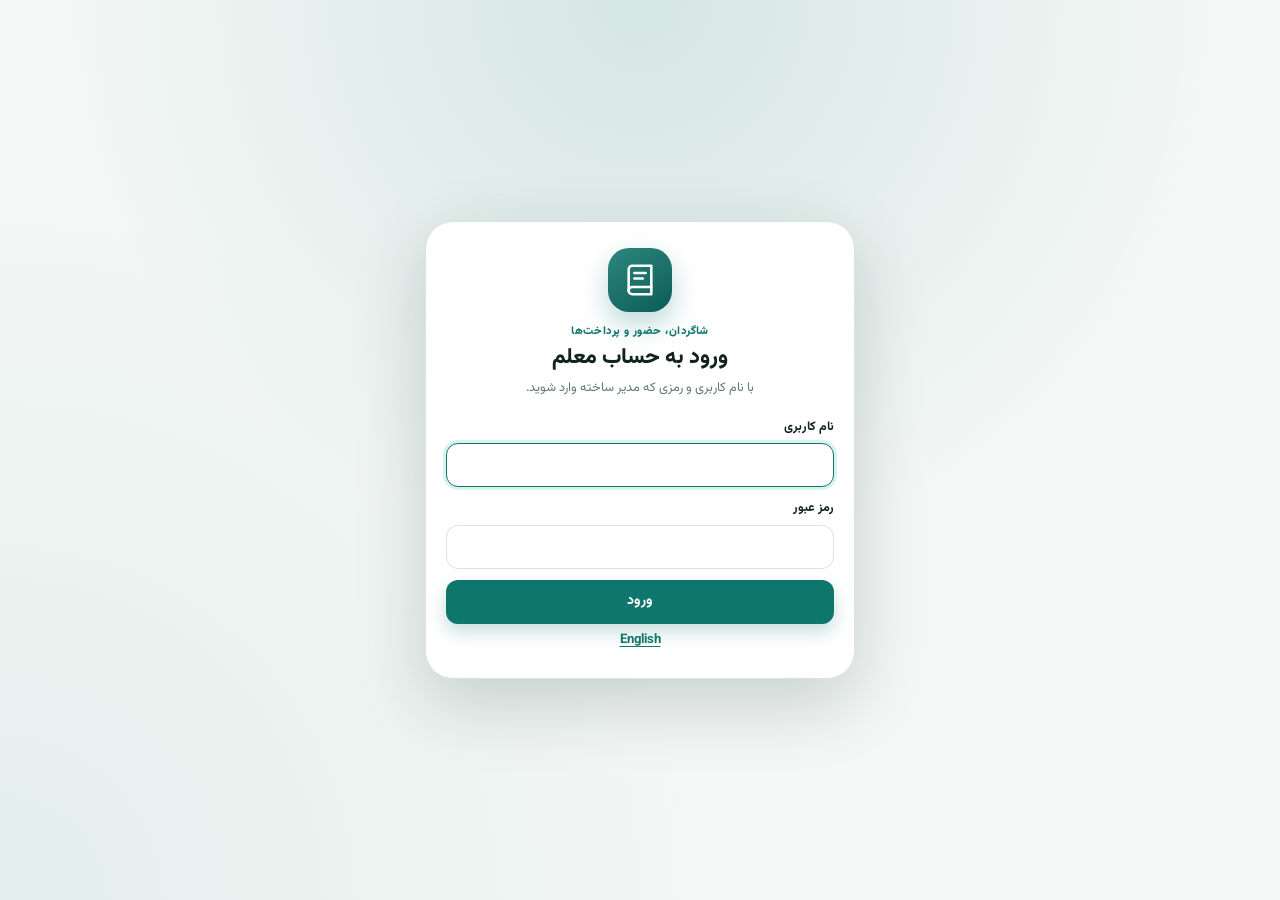
<file: index.html>
<!doctype html>
<html lang="fa" dir="rtl">
<head>
  <meta charset="utf-8">
  <meta name="viewport" content="width=device-width, initial-scale=1, viewport-fit=cover">
  <meta name="color-scheme" content="light dark">
  <meta name="theme-color" content="#0f766e">
  <meta name="description" content="کلاس من — مدیریت شاگردان، حضور و غیاب، نمرات و پرداخت‌ها، با حساب معلم، همگام‌سازی امن و پرونده شاگرد.">
  <meta name="mobile-web-app-capable" content="yes">
  <meta name="apple-mobile-web-app-capable" content="yes">
  <meta name="apple-mobile-web-app-status-bar-style" content="default">
  <meta name="apple-mobile-web-app-title" content="کلاس من">
  <title>کلاس من — مدیریت شاگردان</title>
  <link rel="manifest" href="manifest.json">
  <link rel="icon" type="image/png" sizes="192x192" href="icon-192.png">
  <link rel="apple-touch-icon" href="apple-touch-icon.png">
  <link rel="preload" href="Vazirmatn-Variable.woff2" as="font" type="font/woff2" crossorigin>
  <link rel="stylesheet" href="styles.css">
  <script defer src="jalaali-vendor.js"></script>
  <script defer src="jalali.js"></script>
  <script defer src="i18n.js"></script>
  <script defer src="format.js"></script>
  <script defer src="crypto.js"></script>
  <script defer src="db.js"></script>
  <script defer src="billing.js"></script>
  <script defer src="config.js"></script>
  <script defer src="api.js"></script>
  <script defer src="auth.js"></script>
  <script defer src="portal.js"></script>
  <script defer src="sync.js"></script>
  <script defer src="ui.js"></script>
  <script defer src="pages-students.js"></script>
  <script defer src="pages-classes.js"></script>
  <script defer src="pages-attendance.js"></script>
  <script defer src="pages-money.js"></script>
  <script defer src="accounts.js"></script>
  <script defer src="app.js"></script>
</head>
<body>
  <div id="gate" class="gate" aria-live="polite"></div>

  <div id="app" class="app-shell" hidden>
    <header id="appHeader" class="app-header"></header>
    <main id="view" class="view" tabindex="-1"></main>
    <nav id="bottomNav" class="bottom-nav" aria-label="منوی اصلی"></nav>
  </div>

  <div id="netBanner" class="net-banner" hidden></div>
  <div id="modalRoot"></div>
  <div id="toastRoot" class="toast-root" aria-live="polite" aria-atomic="true"></div>

  <noscript>
    <div class="noscript">برای استفاده از این برنامه، JavaScript مرورگر را روشن کنید.</div>
  </noscript>
</body>
</html>
</file>
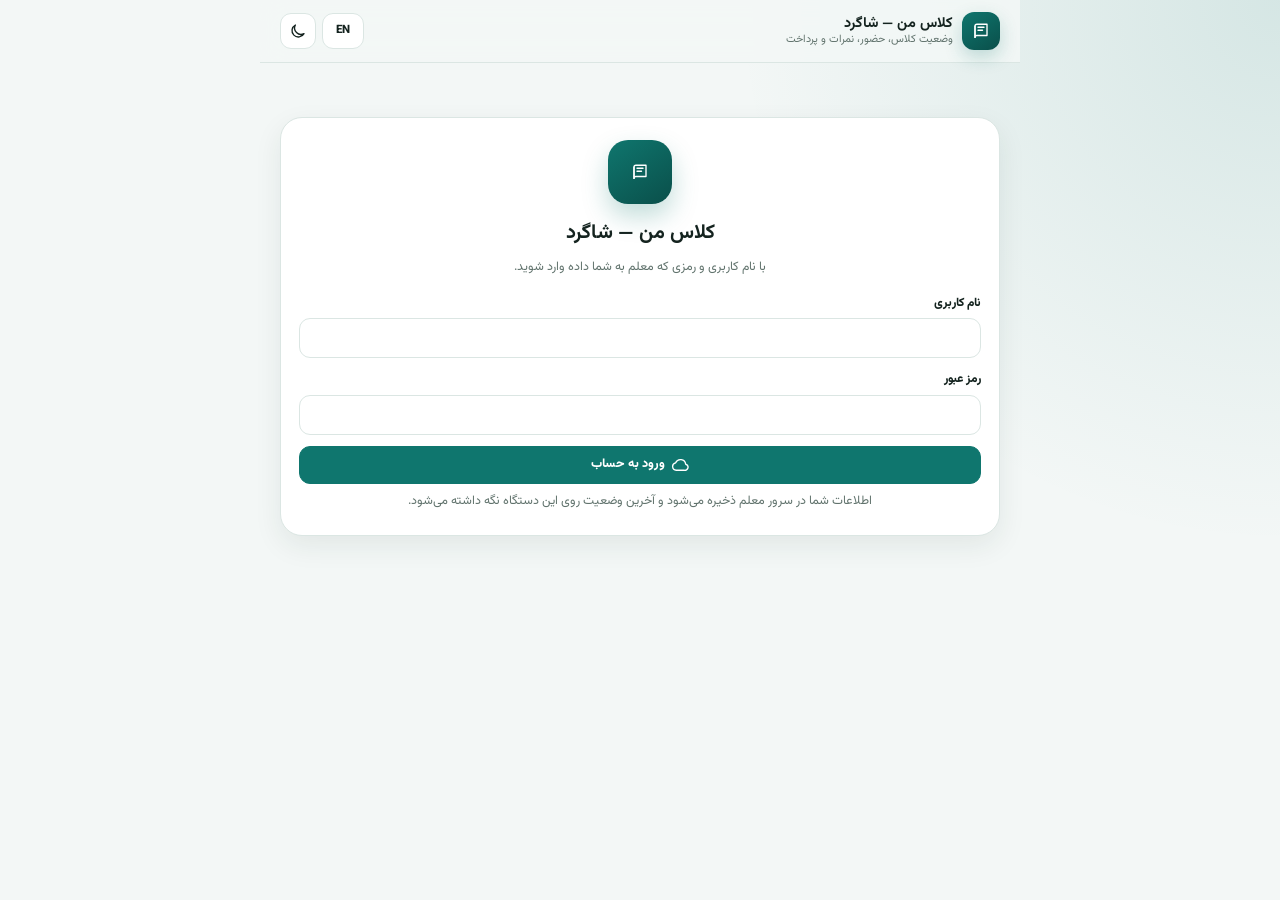
<file: student/index.html>
<!doctype html>
<html lang="fa" dir="rtl">
<head>
  <meta charset="utf-8">
  <meta name="viewport" content="width=device-width, initial-scale=1, viewport-fit=cover">
  <meta name="theme-color" content="#0f766e">
  <meta name="description" content="وضعیت کلاس، حضور، مالی، نمرات و ارسال رسید پرداخت">
  <meta name="mobile-web-app-capable" content="yes">
  <meta name="apple-mobile-web-app-capable" content="yes">
  <meta name="apple-mobile-web-app-status-bar-style" content="default">
  <meta name="apple-mobile-web-app-title" content="کلاس من — شاگرد">
  <title>کلاس من — شاگرد</title>
  <link rel="manifest" href="manifest.json">
  <link rel="icon" type="image/png" sizes="192x192" href="../icon-192.png">
  <link rel="apple-touch-icon" href="../apple-touch-icon.png">
  <link rel="preload" href="../Vazirmatn-Variable.woff2" as="font" type="font/woff2" crossorigin>
  <link rel="stylesheet" href="student.css">
  <script defer src="../jalaali-vendor.js"></script>
  <script defer src="../jalali.js"></script>
  <script defer src="../i18n.js"></script>
  <script defer src="../format.js"></script>
  <script defer src="../config.js"></script>
  <script defer src="../api.js"></script>
  <script defer src="student.js"></script>
</head>
<body>
  <div id="studentApp" class="sp-app">
    <div class="sp-boot" role="status">
      <div class="sp-spinner" aria-hidden="true"></div>
      <p>در حال بارگذاری…</p>
    </div>
  </div>
  <div id="toastRoot" class="sp-toast-root" aria-live="polite" aria-atomic="true"></div>
  <noscript>
    <div class="sp-noscript">برای استفاده از این برنامه، JavaScript مرورگر را روشن کنید.</div>
  </noscript>
</body>
</html>
</file>
<file: styles.css>
@font-face {
  font-family: "Vazirmatn";
  src: url("Vazirmatn-Variable.woff2") format("woff2");
  font-weight: 100 900;
  font-style: normal;
  font-display: swap;
}

:root {
  color-scheme: light;
  --font: "Vazirmatn", Tahoma, "Segoe UI", sans-serif;
  --bg: #f3f7f5;
  --bg-deep: #e6efeb;
  --surface: #ffffff;
  --surface-2: #edf4f1;
  --surface-3: #e2ece8;
  --text: #12231f;
  --muted: #647a74;
  --muted-2: #879a95;
  --line: #d7e4df;
  --line-strong: #bdcec8;
  --primary: #0f766e;
  --primary-strong: #0a5d56;
  --primary-soft: #d8f2ec;
  --primary-tint: #eefaf7;
  --success: #047857;
  --success-soft: #d8f5e9;
  --danger: #b42318;
  --danger-strong: #8f1a12;
  --danger-soft: #fee7e4;
  --amber: #a85c05;
  --amber-soft: #fdf0cf;
  --info: #0b63b6;
  --info-soft: #e2efff;
  --violet: #6d28d9;
  --violet-soft: #eee9ff;
  --shadow-sm: 0 2px 8px rgba(15, 45, 38, 0.05);
  --shadow-md: 0 12px 32px rgba(15, 45, 38, 0.09);
  --shadow-lg: 0 24px 70px rgba(7, 35, 29, 0.18);
  --radius-sm: 10px;
  --radius: 16px;
  --radius-lg: 22px;
  --radius-xl: 28px;
  --header-h: 64px;
  --nav-h: 64px;
  --page-max: 760px;
  --tap: 44px;
}

html[data-theme="dark"] {
  color-scheme: dark;
  --bg: #0c1311;
  --bg-deep: #08100e;
  --surface: #131d1a;
  --surface-2: #1a2723;
  --surface-3: #22332d;
  --text: #eef7f4;
  --muted: #a3b8b2;
  --muted-2: #7f9690;
  --line: #2b3d37;
  --line-strong: #3b514a;
  --primary: #39b9a9;
  --primary-strong: #6ed6c8;
  --primary-soft: #143f38;
  --primary-tint: #102a25;
  --success: #55d6a7;
  --success-soft: #123c2e;
  --danger: #ff8a80;
  --danger-strong: #ffb4ad;
  --danger-soft: #431d1a;
  --amber: #f4c46b;
  --amber-soft: #3b2c12;
  --info: #84bfff;
  --info-soft: #132b46;
  --violet: #c4b5fd;
  --violet-soft: #2b2050;
  --shadow-sm: 0 2px 8px rgba(0, 0, 0, 0.2);
  --shadow-md: 0 14px 34px rgba(0, 0, 0, 0.28);
  --shadow-lg: 0 24px 70px rgba(0, 0, 0, 0.48);
}

*,
*::before,
*::after {
  box-sizing: border-box;
}

html {
  min-height: 100%;
  background: var(--bg);
  -webkit-text-size-adjust: 100%;
}

body {
  margin: 0;
  min-height: 100vh;
  min-height: 100dvh;
  overflow-x: hidden;
  background:
    radial-gradient(circle at 50% -10%, var(--bg-deep), transparent 55%),
    var(--bg);
  color: var(--text);
  font-family: var(--font);
  font-size: 15px;
  line-height: 1.65;
  -webkit-font-smoothing: antialiased;
  -webkit-tap-highlight-color: transparent;
}

body,
button,
input,
select,
textarea {
  font-family: var(--font);
}

h1,
h2,
h3,
h4,
p {
  margin: 0;
}

h1,
h2,
h3,
h4 {
  line-height: 1.4;
  font-weight: 800;
}

button,
input,
select,
textarea {
  font-size: inherit;
  color: inherit;
}

button {
  cursor: pointer;
}

button:disabled,
input:disabled,
select:disabled,
textarea:disabled {
  cursor: not-allowed;
  opacity: 0.58;
}

a {
  color: var(--primary);
  text-decoration: none;
}

svg {
  display: block;
}

[hidden] {
  display: none !important;
}

::selection {
  background: var(--primary);
  color: #fff;
}

:focus-visible {
  outline: 3px solid color-mix(in srgb, var(--primary) 45%, transparent);
  outline-offset: 2px;
}

.icon {
  flex: 0 0 auto;
  vertical-align: -0.15em;
}

[dir="rtl"] .flip-rtl {
  transform: scaleX(-1);
}

[dir="ltr"] .row-chevron {
  transform: scaleX(-1);
}

.app-shell {
  min-height: 100vh;
  min-height: 100dvh;
}

.app-header {
  position: sticky;
  top: 0;
  z-index: 40;
  display: grid;
  grid-template-columns: 44px minmax(0, 1fr) 44px;
  align-items: center;
  gap: 8px;
  min-height: var(--header-h);
  padding: calc(8px + env(safe-area-inset-top)) max(14px, env(safe-area-inset-right)) 8px max(14px, env(safe-area-inset-left));
  border-bottom: 1px solid color-mix(in srgb, var(--line) 75%, transparent);
  background: color-mix(in srgb, var(--surface) 88%, transparent);
  -webkit-backdrop-filter: blur(18px);
  backdrop-filter: blur(18px);
}

.header-title {
  min-width: 0;
  text-align: center;
}

.header-title h1 {
  overflow: hidden;
  font-size: 1.02rem;
  font-weight: 800;
  text-overflow: ellipsis;
  white-space: nowrap;
}

.header-kicker {
  display: block;
  overflow: hidden;
  color: var(--primary);
  font-size: 0.64rem;
  font-weight: 700;
  letter-spacing: 0.04em;
  line-height: 1.2;
  text-overflow: ellipsis;
  white-space: nowrap;
}

.header-slot,
.header-back,
.header-lock {
  justify-self: center;
}

.header-back,
.header-lock {
  color: var(--text);
}

.view {
  width: 100%;
  max-width: var(--page-max);
  min-height: calc(100dvh - var(--header-h) - var(--nav-h));
  margin: 0 auto;
  padding: 16px max(14px, env(safe-area-inset-right)) calc(var(--nav-h) + env(safe-area-inset-bottom) + 28px) max(14px, env(safe-area-inset-left));
  outline: none;
}

.bottom-nav {
  position: fixed;
  right: 0;
  bottom: 0;
  left: 0;
  z-index: 50;
  display: grid;
  grid-template-columns: repeat(5, minmax(0, 1fr));
  width: 100%;
  max-width: var(--page-max);
  min-height: var(--nav-h);
  margin: 0 auto;
  padding: 4px max(8px, env(safe-area-inset-right)) calc(4px + env(safe-area-inset-bottom)) max(8px, env(safe-area-inset-left));
  border-top: 1px solid var(--line);
  background: color-mix(in srgb, var(--surface) 92%, transparent);
  -webkit-backdrop-filter: blur(18px);
  backdrop-filter: blur(18px);
  box-shadow: 0 -10px 30px rgba(10, 40, 32, 0.05);
}

.nav-item {
  display: flex;
  flex-direction: column;
  align-items: center;
  justify-content: center;
  gap: 2px;
  min-width: 0;
  min-height: 52px;
  padding: 4px 2px;
  border: 0;
  border-radius: 12px;
  background: transparent;
  color: var(--muted);
  font-size: 0.67rem;
  font-weight: 700;
  line-height: 1.2;
  transition: color 160ms ease, background 160ms ease, transform 160ms ease;
}

.nav-item span:last-child {
  overflow: hidden;
  max-width: 100%;
  text-overflow: ellipsis;
  white-space: nowrap;
}

.nav-icon {
  display: grid;
  width: 32px;
  height: 28px;
  place-items: center;
  border-radius: 10px;
}

.nav-item.is-active {
  color: var(--primary);
  background: var(--primary-tint);
}

.nav-item.is-active .nav-icon {
  background: var(--primary-soft);
}

.nav-item:active {
  transform: scale(0.96);
}

.net-banner {
  position: fixed;
  top: 0;
  right: 0;
  left: 0;
  z-index: 80;
  padding: calc(6px + env(safe-area-inset-top)) 14px 6px;
  background: var(--amber-soft);
  color: var(--amber);
  font-size: 0.8rem;
  font-weight: 700;
  text-align: center;
}

.net-banner-btn {
  margin-inline-start: 6px;
  padding: 2px 8px;
  border: 1px solid currentColor;
  border-radius: 999px;
  background: transparent;
  color: inherit;
  font: inherit;
  cursor: pointer;
}

.noscript {
  position: fixed;
  inset: 0;
  z-index: 200;
  display: grid;
  place-items: center;
  padding: 24px;
  background: var(--surface);
  color: var(--danger);
  font-weight: 700;
  text-align: center;
}

.page {
  display: flex;
  flex-direction: column;
  gap: 16px;
  animation: page-in 220ms ease both;
}

@keyframes page-in {
  from {
    opacity: 0;
    transform: translateY(5px);
  }
  to {
    opacity: 1;
    transform: none;
  }
}

.page-head {
  display: flex;
  align-items: flex-start;
  justify-content: space-between;
  gap: 12px;
}

.page-title {
  font-size: 1.38rem;
  font-weight: 800;
  letter-spacing: -0.02em;
}

.page-sub {
  margin-top: 2px;
  color: var(--muted);
  font-size: 0.8rem;
}

.eyebrow {
  color: var(--primary);
  font-size: 0.7rem;
  font-weight: 800;
  letter-spacing: 0.04em;
  line-height: 1.5;
}

.muted {
  color: var(--muted);
}

.hint {
  margin: 0;
  color: var(--muted);
  font-size: 0.76rem;
  line-height: 1.8;
}

.hint-warn {
  color: var(--amber);
}

.hint-success {
  color: var(--success);
}

.card,
.form-section {
  padding: 16px;
  border: 1px solid var(--line);
  border-radius: var(--radius-lg);
  background: var(--surface);
  box-shadow: var(--shadow-sm);
}

.compact-card {
  padding: 14px;
  border-radius: var(--radius);
}

.section-head {
  display: flex;
  align-items: center;
  justify-content: space-between;
  gap: 10px;
  margin-bottom: 10px;
}

.section-head h2,
.section-head h3 {
  min-width: 0;
  font-size: 0.98rem;
  font-weight: 800;
}

.section-title {
  font-size: 1.02rem;
  font-weight: 800;
}

.section-note {
  color: var(--muted);
  font-size: 0.72rem;
  white-space: nowrap;
}

.section-actions {
  display: flex;
  align-items: center;
  gap: 4px;
}

.section-title-row {
  display: flex;
  align-items: center;
  justify-content: space-between;
  gap: 8px;
}

.divider {
  height: 1px;
  margin: 14px 0;
  background: var(--line);
}

.banner {
  display: flex;
  align-items: flex-start;
  gap: 10px;
  padding: 12px 14px;
  border: 1px solid color-mix(in srgb, var(--amber) 28%, transparent);
  border-radius: var(--radius);
  background: var(--amber-soft);
  color: var(--amber);
  font-size: 0.82rem;
  line-height: 1.7;
}

.banner strong {
  display: block;
  font-size: 0.86rem;
}

.banner p {
  margin-top: 2px;
}

.small-banner {
  margin-top: 10px;
  padding: 10px 12px;
}

.btn {
  display: inline-flex;
  align-items: center;
  justify-content: center;
  gap: 7px;
  min-height: var(--tap);
  padding: 9px 15px;
  border: 1px solid transparent;
  border-radius: 12px;
  background: transparent;
  color: var(--text);
  font-size: 0.88rem;
  font-weight: 700;
  line-height: 1.4;
  text-align: center;
  transition: transform 120ms ease, background 160ms ease, border-color 160ms ease, box-shadow 160ms ease;
}

.btn:active:not(:disabled) {
  transform: translateY(1px) scale(0.99);
}

.btn.primary {
  background: var(--primary);
  color: #fff;
  box-shadow: 0 8px 18px color-mix(in srgb, var(--primary) 24%, transparent);
}

.btn.primary:hover:not(:disabled) {
  background: var(--primary-strong);
}

.btn.ghost {
  border-color: var(--line);
  background: var(--surface);
  color: var(--text);
}

.btn.ghost:hover:not(:disabled) {
  border-color: var(--line-strong);
  background: var(--surface-2);
}

.btn.danger {
  background: var(--danger);
  color: #fff;
  box-shadow: 0 8px 18px color-mix(in srgb, var(--danger) 22%, transparent);
}

.btn.light {
  background: #fff;
  color: var(--primary-strong);
  box-shadow: 0 8px 20px rgba(0, 0, 0, 0.12);
}

.btn.ghost-light {
  border-color: rgba(255, 255, 255, 0.42);
  background: rgba(255, 255, 255, 0.12);
  color: #fff;
}

.btn-block {
  width: 100%;
}

.btn-sm {
  min-height: 36px;
  padding: 6px 11px;
  border-radius: 10px;
  font-size: 0.76rem;
}

.btn-xs {
  min-height: 30px;
  padding: 4px 8px;
  border-radius: 8px;
  font-size: 0.7rem;
}

.icon-btn {
  display: inline-grid;
  width: 40px;
  height: 40px;
  flex: 0 0 auto;
  padding: 0;
  place-items: center;
  border: 1px solid transparent;
  border-radius: 50%;
  background: transparent;
  color: var(--muted);
}

.icon-btn:hover {
  background: var(--surface-2);
  color: var(--text);
}

.link-btn {
  padding: 6px;
  border: 0;
  background: transparent;
  color: var(--primary);
  font-size: 0.82rem;
  font-weight: 700;
  text-decoration: underline;
  text-underline-offset: 3px;
}

.danger-text {
  color: var(--danger) !important;
}

.badge {
  display: inline-flex;
  align-items: center;
  justify-content: center;
  gap: 3px;
  padding: 3px 8px;
  border-radius: 999px;
  background: var(--surface-2);
  color: var(--muted);
  font-size: 0.65rem;
  font-weight: 800;
  line-height: 1.6;
  white-space: nowrap;
}

.badge-success {
  background: var(--success-soft);
  color: var(--success);
}

.badge-danger {
  background: var(--danger-soft);
  color: var(--danger);
}

.badge-info {
  background: var(--info-soft);
  color: var(--info);
}

.badge-teal {
  background: var(--primary-soft);
  color: var(--primary-strong);
}

.badge-amber {
  background: var(--amber-soft);
  color: var(--amber);
}

.badge-violet {
  background: var(--violet-soft);
  color: var(--violet);
}

.badge-neutral {
  background: var(--surface-2);
  color: var(--muted);
}

.pill {
  display: inline-flex;
  align-items: center;
  gap: 4px;
  padding: 3px 8px;
  border-radius: 999px;
  font-size: 0.66rem;
  font-weight: 800;
  line-height: 1.7;
  white-space: nowrap;
}

.pill strong {
  font-size: 0.72rem;
}

.pill-present {
  background: var(--success-soft);
  color: var(--success);
}

.pill-late {
  background: var(--amber-soft);
  color: var(--amber);
}

.pill-absent {
  background: var(--danger-soft);
  color: var(--danger);
}

.pill-neutral {
  background: var(--surface-2);
  color: var(--muted);
}

.pill-canceled {
  background: var(--surface-2);
  color: var(--muted);
}

.avatar {
  display: inline-grid;
  width: 42px;
  height: 42px;
  flex: 0 0 auto;
  place-items: center;
  border: 1px solid color-mix(in srgb, var(--primary) 16%, transparent);
  border-radius: 50%;
  background: var(--primary-soft);
  color: var(--primary-strong);
  font-size: 0.8rem;
  font-weight: 800;
  line-height: 1;
  text-transform: uppercase;
}

.avatar-lg {
  width: 58px;
  height: 58px;
  font-size: 1.1rem;
}

.empty-state {
  display: flex;
  flex-direction: column;
  align-items: center;
  justify-content: center;
  gap: 7px;
  padding: 26px 16px;
  color: var(--muted);
  text-align: center;
}

.empty-icon {
  display: grid;
  width: 54px;
  height: 54px;
  margin-bottom: 3px;
  place-items: center;
  border-radius: 18px;
  background: var(--primary-soft);
  color: var(--primary);
}

.empty-state h3 {
  color: var(--text);
  font-size: 0.98rem;
}

.empty-state p {
  max-width: 320px;
  font-size: 0.8rem;
}

.empty-action {
  margin-top: 8px;
}

.list {
  display: grid;
  gap: 8px;
}

.list-row,
.today-row,
.debtor-row,
.menu-row,
.mini-row,
.quick-class,
.class-card,
.roster-row {
  width: 100%;
  border: 1px solid var(--line);
  background: var(--surface);
  color: var(--text);
  text-align: start;
}

.list-row {
  display: flex;
  align-items: center;
  gap: 11px;
  min-height: 66px;
  padding: 10px 12px;
  border-radius: var(--radius);
  box-shadow: var(--shadow-sm);
}

.list-row:hover,
.today-row:hover,
.debtor-row:hover,
.menu-row:hover,
.mini-row:hover,
.quick-class:hover {
  background: var(--surface-2);
}

.list-row.is-archived,
.class-card.is-archived {
  opacity: 0.68;
}

.row-main {
  display: flex;
  flex: 1 1 auto;
  flex-direction: column;
  min-width: 0;
  gap: 1px;
}

.row-main-btn {
  padding: 0;
  border: 0;
  background: transparent;
  color: inherit;
  text-align: start;
}

.row-title {
  overflow: hidden;
  font-size: 0.9rem;
  font-weight: 800;
  line-height: 1.55;
  text-overflow: ellipsis;
  white-space: nowrap;
}

.row-sub {
  overflow: hidden;
  color: var(--muted);
  font-size: 0.72rem;
  line-height: 1.7;
  text-overflow: ellipsis;
  white-space: nowrap;
}

.row-end {
  display: flex;
  flex: 0 0 auto;
  align-items: center;
  gap: 6px;
}

.row-chevron {
  color: var(--muted-2);
}

.row-actions {
  display: flex;
  align-items: center;
  gap: 2px;
}

.search-bar {
  position: relative;
  display: flex;
  align-items: center;
}

.search-bar > .icon {
  position: absolute;
  inset-inline-start: 13px;
  color: var(--muted-2);
  pointer-events: none;
}

.search-input {
  width: 100%;
  min-height: var(--tap);
  padding: 9px 13px;
  padding-inline-start: 41px;
  border: 1px solid var(--line);
  border-radius: 13px;
  background: var(--surface);
  color: var(--text);
  font-size: 0.86rem;
  outline: none;
}

.search-input::placeholder {
  color: var(--muted-2);
}

.search-input:focus {
  border-color: var(--primary);
  box-shadow: 0 0 0 3px var(--primary-soft);
}

.chips {
  display: flex;
  gap: 7px;
  overflow-x: auto;
  padding-bottom: 2px;
  scrollbar-width: none;
}

.chips::-webkit-scrollbar {
  display: none;
}

.chip {
  min-height: 34px;
  flex: 0 0 auto;
  padding: 5px 12px;
  border: 1px solid var(--line);
  border-radius: 999px;
  background: var(--surface);
  color: var(--muted);
  font-size: 0.75rem;
  font-weight: 700;
  white-space: nowrap;
}

.chip.is-active {
  border-color: var(--primary);
  background: var(--primary);
  color: #fff;
}

.list-empty,
.search-empty {
  padding: 4px 0;
}

.field {
  display: grid;
  gap: 6px;
  min-width: 0;
}

.field > span,
.field > label,
.field > .label {
  color: var(--text);
  font-size: 0.78rem;
  font-weight: 700;
}

.field em {
  color: var(--danger);
  font-style: normal;
}

.field-grid {
  display: grid;
  grid-template-columns: repeat(2, minmax(0, 1fr));
  gap: 10px;
}

.input {
  width: 100%;
  min-height: var(--tap);
  padding: 9px 12px;
  border: 1px solid var(--line);
  border-radius: 12px;
  background: var(--surface);
  color: var(--text);
  font-size: 0.88rem;
  line-height: 1.5;
  outline: none;
  transition: border-color 160ms ease, box-shadow 160ms ease;
}

.input::placeholder {
  color: var(--muted-2);
}

.input:focus {
  border-color: var(--primary);
  box-shadow: 0 0 0 3px var(--primary-soft);
}

textarea.input {
  min-height: 82px;
  resize: vertical;
}

select.input {
  cursor: pointer;
}

input[type="time"].input {
  min-width: 0;
}

.date-field {
  display: flex;
  align-items: center;
  justify-content: space-between;
  gap: 8px;
  text-align: start;
  cursor: pointer;
}

.date-field::after {
  content: "";
  width: 9px;
  height: 9px;
  flex: 0 0 auto;
  border-right: 2px solid var(--muted);
  border-bottom: 2px solid var(--muted);
  transform: translateY(-2px) rotate(45deg);
}

.money-input {
  font-variant-numeric: tabular-nums;
  letter-spacing: 0.02em;
}

.pin-input {
  direction: ltr;
  font-size: 1.2rem;
  font-weight: 700;
  letter-spacing: 0.32em;
  text-align: center;
}

.form-error {
  padding: 9px 11px;
  border: 1px solid color-mix(in srgb, var(--danger) 25%, transparent);
  border-radius: 10px;
  background: var(--danger-soft);
  color: var(--danger);
  font-size: 0.78rem;
  font-weight: 700;
}

.page-form {
  display: flex;
  flex-direction: column;
  gap: 14px;
}

.form-section {
  display: flex;
  flex-direction: column;
  gap: 13px;
}

.sticky-actions {
  display: flex;
  gap: 9px;
  padding-top: 2px;
}

.sticky-actions .btn {
  flex: 1 1 0;
}

.switch-row {
  display: flex;
  align-items: center;
  gap: 9px;
  min-height: 38px;
  color: var(--text);
  font-size: 0.84rem;
  font-weight: 700;
  cursor: pointer;
}

.switch-row input[type="checkbox"] {
  width: 20px;
  height: 20px;
  flex: 0 0 auto;
  accent-color: var(--primary);
}

.switch-row-inline {
  font-size: 0.8rem;
}

.private-fields {
  display: flex;
  flex-direction: column;
  gap: 12px;
}

.segmented {
  display: grid;
  grid-template-columns: repeat(2, minmax(0, 1fr));
  gap: 4px;
  padding: 4px;
  border: 1px solid var(--line);
  border-radius: 13px;
  background: var(--surface-2);
}

.segmented.three {
  grid-template-columns: repeat(3, minmax(0, 1fr));
}

.segment {
  display: inline-flex;
  align-items: center;
  justify-content: center;
  gap: 5px;
  min-height: 36px;
  padding: 5px 8px;
  border: 0;
  border-radius: 9px;
  background: transparent;
  color: var(--muted);
  font-size: 0.76rem;
  font-weight: 700;
}

.segment.is-active {
  background: var(--surface);
  color: var(--primary-strong);
  box-shadow: var(--shadow-sm);
}

.progress {
  overflow: hidden;
  height: 8px;
  border-radius: 999px;
  background: var(--surface-3);
}

.progress > span {
  display: block;
  height: 100%;
  border-radius: inherit;
  background: linear-gradient(90deg, var(--primary), var(--primary-strong));
}

.mini-progress {
  overflow: hidden;
  width: 100%;
  height: 5px;
  margin: 5px 0 2px;
  border-radius: 999px;
  background: var(--surface-3);
}

.mini-progress > span {
  display: block;
  height: 100%;
  border-radius: inherit;
  background: var(--primary);
}

.term-line {
  display: grid;
  gap: 5px;
  margin-top: 10px;
}

.term-line-head,
.progress-meta {
  display: flex;
  align-items: center;
  justify-content: space-between;
  gap: 8px;
  color: var(--muted);
  font-size: 0.71rem;
}

.info-grid {
  display: grid;
  grid-template-columns: repeat(3, minmax(0, 1fr));
  gap: 8px;
  padding-top: 4px;
}

.info-grid > div {
  min-width: 0;
  padding: 9px;
  border-radius: 11px;
  background: var(--surface-2);
}

.info-grid .label {
  display: block;
  color: var(--muted);
  font-size: 0.64rem;
  line-height: 1.6;
}

.info-grid strong {
  display: block;
  overflow: hidden;
  margin-top: 2px;
  font-size: 0.77rem;
  text-overflow: ellipsis;
  white-space: nowrap;
}

.home-page {
  gap: 14px;
}

.home-hero {
  position: relative;
  display: flex;
  align-items: center;
  justify-content: space-between;
  gap: 12px;
  overflow: hidden;
  padding: 20px 18px;
  border-radius: var(--radius-lg);
  background:
    radial-gradient(circle at 15% 15%, rgba(255, 255, 255, 0.2), transparent 34%),
    linear-gradient(135deg, var(--primary-strong), var(--primary));
  color: #fff;
  box-shadow: 0 16px 34px color-mix(in srgb, var(--primary) 25%, transparent);
}

.home-hero::after {
  content: "";
  position: absolute;
  right: -28px;
  bottom: -46px;
  width: 150px;
  height: 150px;
  border: 1px solid rgba(255, 255, 255, 0.18);
  border-radius: 50%;
}

.home-hero .eyebrow {
  color: rgba(255, 255, 255, 0.78);
}

.home-hero h2 {
  margin: 2px 0 3px;
  font-size: 1.38rem;
}

.home-hero .muted {
  color: rgba(255, 255, 255, 0.78);
  font-size: 0.78rem;
}

.home-hero-mark {
  display: grid;
  width: 58px;
  height: 58px;
  flex: 0 0 auto;
  place-items: center;
  border: 1px solid rgba(255, 255, 255, 0.25);
  border-radius: 20px;
  background: rgba(255, 255, 255, 0.13);
}

.home-stats {
  display: grid;
  grid-template-columns: repeat(2, minmax(0, 1fr));
  gap: 9px;
}

.home-stat {
  display: flex;
  align-items: center;
  gap: 9px;
  min-width: 0;
  padding: 11px;
  border: 1px solid var(--line);
  border-radius: var(--radius);
  background: var(--surface);
  color: var(--text);
  text-align: start;
  box-shadow: var(--shadow-sm);
}

.home-stat:last-child {
  grid-column: 1 / -1;
}

.home-stat-icon {
  display: grid;
  width: 36px;
  height: 36px;
  flex: 0 0 auto;
  place-items: center;
  border-radius: 11px;
  background: var(--primary-soft);
  color: var(--primary);
}

.home-stat strong {
  overflow: hidden;
  font-size: 0.92rem;
  font-weight: 800;
  text-overflow: ellipsis;
  white-space: nowrap;
}

.home-stat > span:last-child {
  overflow: hidden;
  color: var(--muted);
  font-size: 0.65rem;
  text-overflow: ellipsis;
  white-space: nowrap;
}

.home-stat.has-debt {
  border-color: color-mix(in srgb, var(--danger) 30%, var(--line));
}

.home-stat.has-debt .home-stat-icon {
  background: var(--danger-soft);
  color: var(--danger);
}

.getting-started {
  background:
    linear-gradient(135deg, var(--primary-tint), transparent 62%),
    var(--surface);
}

.steps {
  display: grid;
  gap: 9px;
  margin: 12px 0 0;
  padding: 0;
  list-style: none;
}

.steps li {
  display: flex;
  align-items: flex-start;
  gap: 9px;
}

.steps li > div {
  display: flex;
  flex: 1;
  align-items: center;
  justify-content: space-between;
  gap: 8px;
  min-height: 34px;
  padding-bottom: 8px;
  border-bottom: 1px solid var(--line);
}

.steps li:last-child > div {
  border-bottom: 0;
  padding-bottom: 0;
}

.steps strong {
  font-size: 0.79rem;
}

.step-num {
  display: grid;
  width: 24px;
  height: 24px;
  flex: 0 0 auto;
  place-items: center;
  border-radius: 8px;
  background: var(--primary);
  color: #fff;
  font-size: 0.7rem;
  font-weight: 800;
}

.step-done {
  display: grid;
  width: 24px;
  height: 24px;
  place-items: center;
  border-radius: 50%;
  background: var(--success-soft);
  color: var(--success);
}

.quick-actions {
  display: grid;
  grid-template-columns: repeat(3, minmax(0, 1fr));
  gap: 8px;
}

.quick-action {
  display: flex;
  flex-direction: column;
  align-items: flex-start;
  gap: 3px;
  min-width: 0;
  min-height: 104px;
  padding: 12px 10px;
  border: 1px solid var(--line);
  border-radius: var(--radius);
  background: var(--surface);
  color: var(--text);
  text-align: start;
}

.quick-action > span {
  display: grid;
  width: 36px;
  height: 36px;
  margin-bottom: 3px;
  place-items: center;
  border-radius: 11px;
  background: var(--primary-soft);
  color: var(--primary);
}

.quick-action strong {
  overflow: hidden;
  width: 100%;
  font-size: 0.75rem;
  text-overflow: ellipsis;
  white-space: nowrap;
}

.quick-action small {
  display: -webkit-box;
  overflow: hidden;
  color: var(--muted);
  font-size: 0.62rem;
  line-height: 1.6;
  -webkit-box-orient: vertical;
  -webkit-line-clamp: 2;
}

.today-list,
.debtor-list,
.mini-list,
.roster-list {
  display: grid;
  gap: 7px;
}

.today-row,
.debtor-row {
  display: flex;
  align-items: center;
  gap: 9px;
  min-height: 56px;
  padding: 9px 10px;
  border-radius: 13px;
}

.today-time {
  display: grid;
  min-width: 52px;
  min-height: 32px;
  flex: 0 0 auto;
  place-items: center;
  padding: 3px 6px;
  border-radius: 9px;
  background: var(--surface-2);
  color: var(--primary);
  font-size: 0.67rem;
  font-weight: 800;
}

.paid-up {
  display: flex;
  align-items: center;
  gap: 10px;
  padding: 8px 2px;
  color: var(--success);
}

.paid-up > span {
  display: flex;
  flex-direction: column;
}

.paid-up strong {
  font-size: 0.83rem;
}

.paid-up small {
  color: var(--muted);
  font-size: 0.7rem;
}

.money-owes {
  color: var(--danger);
}

.menu-section {
  display: grid;
  gap: 7px;
}

.menu-heading {
  padding-inline-start: 4px;
  color: var(--muted);
  font-size: 0.68rem;
  font-weight: 800;
  letter-spacing: 0.03em;
}

.menu-list {
  overflow: hidden;
  border: 1px solid var(--line);
  border-radius: var(--radius);
  background: var(--surface);
  box-shadow: var(--shadow-sm);
}

.menu-row {
  display: flex;
  align-items: center;
  gap: 10px;
  min-height: 58px;
  padding: 9px 12px;
  border: 0;
  border-bottom: 1px solid var(--line);
  border-radius: 0;
}

.menu-row:last-child {
  border-bottom: 0;
}

.menu-icon {
  display: grid;
  width: 36px;
  height: 36px;
  flex: 0 0 auto;
  place-items: center;
  border-radius: 10px;
  background: var(--primary-tint);
  color: var(--primary);
}

.about-card {
  background:
    linear-gradient(135deg, var(--primary-tint), transparent 60%),
    var(--surface);
}

.brand-line {
  display: flex;
  align-items: center;
  gap: 8px;
  margin-bottom: 4px;
}

.brand-line > .icon {
  color: var(--primary);
}

.brand-line strong {
  font-size: 0.9rem;
}

.brand-line .badge {
  margin-inline-start: auto;
}

.settings-page {
  gap: 14px;
}

.settings-section {
  display: flex;
  flex-direction: column;
  gap: 12px;
}

.settings-actions {
  display: flex;
  flex-wrap: wrap;
  gap: 7px;
}

.settings-actions .btn {
  flex: 1 1 auto;
}

.backup-meta {
  display: flex;
  align-items: center;
  justify-content: space-between;
  gap: 10px;
  padding: 9px 11px;
  border-radius: 10px;
  background: var(--surface-2);
  color: var(--muted);
  font-size: 0.74rem;
}

.backup-meta strong {
  color: var(--text);
  font-size: 0.76rem;
}

.danger-zone {
  border-color: color-mix(in srgb, var(--danger) 24%, var(--line));
  background:
    linear-gradient(135deg, var(--danger-soft), transparent 65%),
    var(--surface);
}

.danger-zone .section-head h3 {
  color: var(--danger);
}

.profile-card {
  padding: 16px;
  border: 1px solid var(--line);
  border-radius: var(--radius-lg);
  background:
    radial-gradient(circle at 100% 0, var(--primary-tint), transparent 44%),
    var(--surface);
  box-shadow: var(--shadow-sm);
}

.profile-top {
  display: flex;
  align-items: flex-start;
  gap: 12px;
}

.profile-main {
  flex: 1;
  min-width: 0;
}

.profile-main h2 {
  overflow: hidden;
  font-size: 1.12rem;
  text-overflow: ellipsis;
  white-space: nowrap;
}

.profile-badges {
  display: flex;
  flex-wrap: wrap;
  gap: 5px;
  margin-top: 4px;
}

.profile-meta {
  display: flex;
  flex-wrap: wrap;
  gap: 6px 12px;
  margin-top: 7px;
}

.meta-link {
  display: inline-flex;
  align-items: center;
  gap: 4px;
  color: var(--muted);
  font-size: 0.72rem;
  font-weight: 600;
}

a.meta-link {
  color: var(--primary);
}

.profile-note {
  margin-top: 11px;
  padding-top: 10px;
  border-top: 1px solid var(--line);
  color: var(--muted);
  font-size: 0.78rem;
  line-height: 1.8;
}

.tabs {
  display: flex;
  gap: 4px;
  overflow-x: auto;
  padding: 4px;
  border: 1px solid var(--line);
  border-radius: 14px;
  background: var(--surface);
  scrollbar-width: none;
}

.tabs::-webkit-scrollbar {
  display: none;
}

.tab {
  min-height: 36px;
  flex: 1 0 auto;
  padding: 5px 10px;
  border: 0;
  border-radius: 10px;
  background: transparent;
  color: var(--muted);
  font-size: 0.73rem;
  font-weight: 700;
  white-space: nowrap;
}

.tab.is-active {
  background: var(--primary);
  color: #fff;
}

.tab-body {
  display: flex;
  flex-direction: column;
  gap: 13px;
}

.balance-card {
  position: relative;
  overflow: hidden;
  padding: 17px;
  border-radius: var(--radius-lg);
  color: #fff;
  box-shadow: var(--shadow-md);
}

.balance-paid {
  background: linear-gradient(135deg, #0f766e, #0b5d56);
}

.balance-owes {
  background: linear-gradient(135deg, #9f2d24, #b42318);
}

.balance-credit {
  background: linear-gradient(135deg, #0b63b6, #084c8c);
}

.balance-card::after {
  content: "";
  position: absolute;
  right: -30px;
  bottom: -54px;
  width: 160px;
  height: 160px;
  border: 1px solid rgba(255, 255, 255, 0.18);
  border-radius: 50%;
}

.balance-top {
  position: relative;
  z-index: 1;
  display: flex;
  align-items: flex-start;
  justify-content: space-between;
  gap: 10px;
}

.balance-card .eyebrow {
  color: rgba(255, 255, 255, 0.75);
}

.balance-amount {
  display: block;
  margin-top: 2px;
  font-size: 1.3rem;
  font-weight: 800;
  line-height: 1.5;
}

.balance-label {
  color: rgba(255, 255, 255, 0.8);
  font-size: 0.74rem;
}

.balance-icon {
  display: grid;
  width: 46px;
  height: 46px;
  flex: 0 0 auto;
  place-items: center;
  border: 1px solid rgba(255, 255, 255, 0.24);
  border-radius: 15px;
  background: rgba(255, 255, 255, 0.12);
}

.balance-actions {
  position: relative;
  z-index: 1;
  display: flex;
  flex-wrap: wrap;
  gap: 7px;
  margin-top: 14px;
}

.balance-actions .btn {
  min-height: 36px;
  font-size: 0.74rem;
}

.stat-row {
  display: grid;
  grid-template-columns: repeat(3, minmax(0, 1fr));
  gap: 7px;
}

.stat {
  min-width: 0;
  padding: 9px;
  border-radius: 11px;
  background: var(--surface-2);
  text-align: center;
}

.stat strong {
  display: block;
  overflow: hidden;
  font-size: 0.94rem;
  text-overflow: ellipsis;
  white-space: nowrap;
}

.stat span {
  display: block;
  overflow: hidden;
  margin-top: 1px;
  color: var(--muted);
  font-size: 0.64rem;
  text-overflow: ellipsis;
  white-space: nowrap;
}

.stats-grid {
  display: grid;
  grid-template-columns: repeat(2, minmax(0, 1fr));
  gap: 8px;
}

.stat-card {
  display: flex;
  flex-direction: column;
  gap: 1px;
  min-width: 0;
  padding: 12px;
  border: 1px solid var(--line);
  border-radius: var(--radius);
  background: var(--surface);
}

.stat-icon {
  display: grid;
  width: 32px;
  height: 32px;
  margin-bottom: 4px;
  place-items: center;
  border-radius: 10px;
  background: var(--primary-soft);
  color: var(--primary);
}

.stat-card strong {
  font-size: 1.05rem;
}

.stat-card > span:last-child {
  overflow: hidden;
  color: var(--muted);
  font-size: 0.68rem;
  text-overflow: ellipsis;
  white-space: nowrap;
}

.mini-row {
  display: flex;
  align-items: center;
  gap: 9px;
  min-height: 52px;
  padding: 8px 10px;
  border-radius: 12px;
}

.mini-icon {
  display: grid;
  width: 32px;
  height: 32px;
  flex: 0 0 auto;
  place-items: center;
  border-radius: 9px;
  background: var(--primary-tint);
  color: var(--primary);
}

.record-list {
  display: grid;
}

.record-row {
  display: flex;
  align-items: center;
  gap: 10px;
  min-height: 54px;
  padding: 8px 0;
  border-bottom: 1px solid var(--line);
}

.record-row:last-child {
  border-bottom: 0;
}

.record-date {
  display: flex;
  width: 54px;
  flex: 0 0 auto;
  flex-direction: column;
  align-items: center;
  padding: 4px 3px;
  border-radius: 9px;
  background: var(--surface-2);
  color: var(--muted);
  font-size: 0.65rem;
  line-height: 1.5;
}

.record-date strong {
  color: var(--text);
  font-size: 0.67rem;
}

.record-card-list {
  display: grid;
  gap: 8px;
}

.record-card {
  padding: 11px;
  border: 1px solid var(--line);
  border-radius: 13px;
  background: var(--surface);
}

.record-head {
  display: flex;
  align-items: flex-start;
  justify-content: space-between;
  gap: 8px;
}

.record-head strong {
  font-size: 0.82rem;
}

.record-meta {
  margin-top: 1px;
  color: var(--muted);
  font-size: 0.68rem;
}

.score-badge {
  display: grid;
  min-width: 38px;
  height: 38px;
  flex: 0 0 auto;
  padding: 0 7px;
  place-items: center;
  border-radius: 11px;
  background: var(--primary-soft);
  color: var(--primary-strong);
  font-size: 0.9rem;
  font-weight: 800;
}

.record-note {
  margin-top: 7px;
  color: var(--muted);
  font-size: 0.75rem;
  line-height: 1.8;
}

.record-actions {
  display: flex;
  flex-wrap: wrap;
  gap: 4px;
  margin-top: 7px;
}

.note-list {
  display: grid;
  gap: 8px;
}

.note-card {
  padding: 12px;
  border: 1px solid var(--line);
  border-radius: 13px;
  background: var(--surface);
}

.note-card h3 {
  margin-top: 5px;
  font-size: 0.84rem;
}

.note-card p {
  margin-top: 3px;
  color: var(--muted);
  font-size: 0.77rem;
  line-height: 1.85;
  white-space: pre-wrap;
}

.note-head {
  display: flex;
  align-items: center;
  justify-content: space-between;
  gap: 8px;
}

.note-target {
  display: inline-flex;
  align-items: center;
  gap: 4px;
  overflow: hidden;
  color: var(--primary);
  font-size: 0.67rem;
  font-weight: 700;
  text-overflow: ellipsis;
  white-space: nowrap;
}

.note-date {
  flex: 0 0 auto;
  color: var(--muted);
  font-size: 0.65rem;
}

.note-card-compact {
  padding: 10px;
}

.note-meta {
  display: flex;
  flex: 0 0 auto;
  align-items: center;
  gap: 6px;
}

.cloud-status {
  display: flex;
  align-items: center;
  gap: 8px;
  padding: 9px 11px;
  border: 1px solid var(--line);
  border-radius: 11px;
  background: var(--surface-2);
  font-size: 0.82rem;
}

.cloud-status strong {
  min-width: 0;
  overflow: hidden;
  text-overflow: ellipsis;
  white-space: nowrap;
}

.cloud-dot {
  width: 9px;
  height: 9px;
  flex: 0 0 auto;
  border-radius: 50%;
  background: var(--muted);
  box-shadow: 0 0 0 3px var(--surface-3);
}

.cloud-dot.is-online {
  background: var(--success);
  box-shadow: 0 0 0 3px var(--success-soft);
}

.proof-review-card .section-head h3 {
  display: inline-flex;
  align-items: center;
  gap: 6px;
}

.proof-list {
  display: flex;
  flex-direction: column;
  gap: 8px;
}

.proof-row {
  display: flex;
  align-items: center;
  gap: 10px;
  padding: 10px;
  border: 1px solid var(--line);
  border-radius: 12px;
  background: var(--surface-2);
}

.proof-icon {
  display: grid;
  width: 36px;
  height: 36px;
  flex: 0 0 auto;
  place-items: center;
  border-radius: 10px;
  background: var(--amber-soft);
  color: var(--amber);
}

.proof-note {
  white-space: normal;
}

.proof-dialog {
  display: flex;
  flex-direction: column;
  gap: 12px;
}

.proof-preview {
  display: grid;
  min-height: 180px;
  overflow: hidden;
  place-items: center;
  border: 1px solid var(--line);
  border-radius: 12px;
  background: var(--surface-2);
}

.proof-preview img {
  display: block;
  width: 100%;
  max-height: 50vh;
  object-fit: contain;
}

.proof-facts {
  display: flex;
  flex-direction: column;
  gap: 2px;
  margin: 0;
}

.proof-facts > div {
  display: flex;
  justify-content: space-between;
  gap: 12px;
  padding: 7px 0;
  border-bottom: 1px solid var(--line);
}

.proof-facts > div:last-child {
  border-bottom: 0;
}

.proof-facts dt {
  color: var(--muted);
  font-size: 0.74rem;
}

.proof-facts dd {
  min-width: 0;
  margin: 0;
  font-size: 0.78rem;
  font-weight: 700;
  text-align: end;
  overflow-wrap: anywhere;
}

.text-link {
  color: var(--primary);
  font-weight: 700;
  text-decoration: underline;
  text-underline-offset: 3px;
}

.cloud-section .settings-actions .btn {
  flex: 1 1 46%;
}

.plan-details {
  overflow: hidden;
  margin-bottom: 8px;
  border: 1px solid var(--line);
  border-radius: 12px;
}

.plan-details summary {
  display: flex;
  align-items: center;
  justify-content: space-between;
  gap: 8px;
  padding: 9px 10px;
  background: var(--surface-2);
  font-size: 0.76rem;
  font-weight: 700;
  cursor: pointer;
}

.plan-details summary::marker {
  color: var(--primary);
}

.charge-list {
  padding: 2px 10px;
}

.charge-row {
  display: flex;
  align-items: center;
  gap: 8px;
  padding: 8px 0;
  border-bottom: 1px solid var(--line);
}

.charge-row:last-child {
  border-bottom: 0;
}

.amount {
  flex: 0 0 auto;
  font-size: 0.76rem;
  font-variant-numeric: tabular-nums;
}

.payment-row {
  display: flex;
  align-items: center;
  gap: 8px;
  padding: 8px 0;
  border-bottom: 1px solid var(--line);
}

.payment-row:last-child {
  border-bottom: 0;
}

.payment-icon {
  display: grid;
  width: 30px;
  height: 30px;
  flex: 0 0 auto;
  place-items: center;
  border-radius: 9px;
  background: var(--success-soft);
  color: var(--success);
}

.money-summary {
  background:
    linear-gradient(135deg, var(--primary-tint), transparent 65%),
    var(--surface);
}

.money-numbers {
  display: grid;
  grid-template-columns: repeat(3, minmax(0, 1fr));
  gap: 7px;
}

.money-numbers > div {
  min-width: 0;
  padding: 9px;
  border-radius: 11px;
  background: var(--surface-2);
}

.money-numbers .label {
  display: block;
  color: var(--muted);
  font-size: 0.62rem;
}

.money-numbers strong {
  display: block;
  overflow: hidden;
  margin-top: 1px;
  font-size: 0.74rem;
  text-overflow: ellipsis;
  white-space: nowrap;
}

.money-balance {
  background: var(--primary-soft) !important;
}

.money-balance strong.owes {
  color: var(--danger);
}

.money-balance strong.credit {
  color: var(--info);
}

.money-balance strong.paid {
  color: var(--success);
}

.outstanding-card {
  position: relative;
  display: flex;
  align-items: center;
  justify-content: space-between;
  gap: 10px;
  overflow: hidden;
  padding: 17px;
  border-radius: var(--radius-lg);
  background:
    radial-gradient(circle at 12% 12%, rgba(255, 255, 255, 0.18), transparent 35%),
    linear-gradient(135deg, #1e3a34, #0f766e);
  color: #fff;
  box-shadow: var(--shadow-md);
}

.outstanding-card::after {
  content: "";
  position: absolute;
  right: -40px;
  bottom: -70px;
  width: 180px;
  height: 180px;
  border: 1px solid rgba(255, 255, 255, 0.16);
  border-radius: 50%;
}

.outstanding-card .eyebrow {
  color: rgba(255, 255, 255, 0.72);
}

.outstanding-card strong {
  display: block;
  margin: 1px 0;
  font-size: 1.3rem;
}

.outstanding-card .hint {
  color: rgba(255, 255, 255, 0.72);
  font-size: 0.69rem;
}

.outstanding-icon {
  position: relative;
  z-index: 1;
  display: grid;
  width: 52px;
  height: 52px;
  flex: 0 0 auto;
  place-items: center;
  border: 1px solid rgba(255, 255, 255, 0.22);
  border-radius: 16px;
  background: rgba(255, 255, 255, 0.12);
}

.money-row {
  align-items: center;
}

.money-end {
  display: flex;
  flex-direction: column;
  align-items: flex-end;
  gap: 2px;
}

.money-amount {
  max-width: 120px;
  overflow: hidden;
  font-size: 0.76rem;
  font-weight: 800;
  text-overflow: ellipsis;
  white-space: nowrap;
}

.money-amount.money-owes {
  color: var(--danger);
}

.money-amount.money-credit {
  color: var(--info);
}

.money-amount.money-paid {
  color: var(--success);
}

.class-list {
  display: grid;
  gap: 9px;
}

.class-card {
  display: flex;
  flex-direction: column;
  gap: 9px;
  padding: 13px;
  border-radius: var(--radius);
  box-shadow: var(--shadow-sm);
}

.class-card-top {
  display: flex;
  align-items: flex-start;
  justify-content: space-between;
  gap: 8px;
}

.class-card-title {
  min-width: 0;
}

.class-card-title h3 {
  overflow: hidden;
  font-size: 0.94rem;
  text-overflow: ellipsis;
  white-space: nowrap;
}

.class-card-title p {
  overflow: hidden;
  margin-top: 2px;
  color: var(--muted);
  font-size: 0.69rem;
  text-overflow: ellipsis;
  white-space: nowrap;
}

.class-badges {
  display: flex;
  flex: 0 0 auto;
  flex-wrap: wrap;
  justify-content: flex-end;
  gap: 4px;
}

.class-card-meta {
  display: flex;
  flex-wrap: wrap;
  gap: 5px 11px;
  padding-top: 7px;
  border-top: 1px solid var(--line);
  color: var(--muted);
  font-size: 0.67rem;
}

.class-card-meta > span {
  display: inline-flex;
  align-items: center;
  gap: 4px;
}

.class-hero {
  position: relative;
  overflow: hidden;
  padding: 18px;
  border-radius: var(--radius-lg);
  background:
    radial-gradient(circle at 15% 10%, rgba(255, 255, 255, 0.17), transparent 36%),
    linear-gradient(135deg, #155e56, #0f766e);
  color: #fff;
  box-shadow: var(--shadow-md);
}

.class-hero::after {
  content: "";
  position: absolute;
  right: -38px;
  bottom: -60px;
  width: 170px;
  height: 170px;
  border: 1px solid rgba(255, 255, 255, 0.16);
  border-radius: 50%;
}

.class-hero-top {
  position: relative;
  z-index: 1;
  display: flex;
  align-items: flex-start;
  justify-content: space-between;
  gap: 9px;
}

.class-hero .eyebrow {
  color: rgba(255, 255, 255, 0.7);
}

.class-hero h2 {
  font-size: 1.2rem;
}

.class-hero .muted {
  color: rgba(255, 255, 255, 0.72);
  font-size: 0.74rem;
}

.class-hero .badge {
  background: rgba(255, 255, 255, 0.16);
  color: #fff;
}

.class-hero-stats {
  position: relative;
  z-index: 1;
  display: grid;
  grid-template-columns: repeat(3, minmax(0, 1fr));
  gap: 7px;
  margin-top: 14px;
}

.class-hero-stats > div {
  min-width: 0;
  padding: 7px 8px;
  border: 1px solid rgba(255, 255, 255, 0.14);
  border-radius: 10px;
  background: rgba(255, 255, 255, 0.1);
}

.class-hero-stats strong {
  display: block;
  overflow: hidden;
  font-size: 0.77rem;
  text-overflow: ellipsis;
  white-space: nowrap;
}

.class-hero-stats span {
  display: block;
  overflow: hidden;
  color: rgba(255, 255, 255, 0.7);
  font-size: 0.62rem;
  text-overflow: ellipsis;
  white-space: nowrap;
}

.class-hero-foot {
  position: relative;
  z-index: 1;
  display: flex;
  flex-wrap: wrap;
  gap: 6px 12px;
  margin-top: 10px;
  color: rgba(255, 255, 255, 0.78);
  font-size: 0.68rem;
}

.class-hero-foot > span {
  display: inline-flex;
  align-items: center;
  gap: 4px;
}

.hero-actions {
  position: relative;
  z-index: 1;
  display: flex;
  flex-wrap: wrap;
  gap: 7px;
  margin-top: 13px;
}

.hero-actions .btn {
  min-height: 36px;
  font-size: 0.74rem;
}

.roster-row {
  display: flex;
  align-items: center;
  gap: 9px;
  min-height: 58px;
  padding: 8px 10px;
  border-radius: 12px;
}

.roster-row.is-ended {
  opacity: 0.62;
}

.roster-row .row-end {
  gap: 2px;
}

.schedule-list {
  display: grid;
  gap: 7px;
}

.schedule-row {
  display: grid;
  grid-template-columns: minmax(0, 1fr) 118px 38px;
  align-items: center;
  gap: 6px;
}

.schedule-row .input {
  min-height: 38px;
  padding: 6px 8px;
  font-size: 0.76rem;
}

.schedule-row .icon-btn {
  width: 38px;
  height: 38px;
}

.session-info {
  background:
    linear-gradient(135deg, var(--primary-tint), transparent 68%),
    var(--surface);
}

.info-line {
  display: flex;
  align-items: center;
  gap: 5px;
  color: var(--muted);
  font-size: 0.73rem;
}

.attendance-page {
  gap: 13px;
}

.attendance-select {
  display: flex;
  flex-direction: column;
  gap: 11px;
}

.attendance-card {
  padding: 13px;
}

.att-tools {
  display: flex;
  flex-wrap: wrap;
  gap: 5px;
  margin-bottom: 9px;
}

.att-summary {
  display: flex;
  flex-wrap: wrap;
  gap: 4px;
  margin-bottom: 9px;
}

.att-list {
  display: grid;
  gap: 7px;
}

.att-row {
  display: grid;
  grid-template-columns: auto minmax(0, 1fr);
  align-items: center;
  gap: 8px;
  padding: 9px;
  border: 1px solid var(--line);
  border-radius: 13px;
  background: var(--surface);
}

.att-row.is-unmarked {
  border-color: color-mix(in srgb, var(--amber) 28%, var(--line));
}

.att-controls {
  display: grid;
  grid-column: 1 / -1;
  grid-template-columns: repeat(3, minmax(0, 1fr));
  gap: 5px;
}

.att-btn {
  display: inline-flex;
  align-items: center;
  justify-content: center;
  gap: 4px;
  min-height: 38px;
  padding: 5px 6px;
  border: 1px solid var(--line);
  border-radius: 9px;
  background: var(--surface-2);
  color: var(--muted);
  font-size: 0.68rem;
  font-weight: 700;
}

.att-btn.is-active {
  border-color: transparent;
  color: #fff;
}

.att-present.is-active {
  background: var(--success);
}

.att-late.is-active {
  background: var(--amber);
}

.att-absent.is-active {
  background: var(--danger);
}

.att-save {
  margin-top: 11px;
}

.inline-actions {
  display: flex;
  flex-wrap: wrap;
  gap: 6px;
}

.inline-actions .btn {
  flex: 1 1 auto;
}

.select-prompt {
  padding: 2px 0;
}

.quick-section {
  display: grid;
  gap: 7px;
}

.quick-section .section-title-row h3 {
  font-size: 0.84rem;
}

.quick-classes {
  display: flex;
  gap: 7px;
  overflow-x: auto;
  padding-bottom: 3px;
  scrollbar-width: none;
}

.quick-classes::-webkit-scrollbar {
  display: none;
}

.quick-class {
  display: flex;
  align-items: center;
  gap: 7px;
  min-width: 148px;
  flex: 0 0 auto;
  padding: 8px 10px;
  border-radius: 12px;
  text-align: start;
}

.quick-class-icon {
  display: grid;
  width: 30px;
  height: 30px;
  flex: 0 0 auto;
  place-items: center;
  border-radius: 9px;
  background: var(--primary-soft);
  color: var(--primary);
}

.quick-class strong,
.quick-class small {
  display: block;
  overflow: hidden;
  max-width: 100px;
  text-overflow: ellipsis;
  white-space: nowrap;
}

.quick-class strong {
  font-size: 0.72rem;
}

.quick-class small {
  color: var(--muted);
  font-size: 0.61rem;
}

.modal {
  width: min(560px, calc(100vw - 22px));
  max-width: none;
  max-height: min(90dvh, 820px);
  margin: auto;
  padding: 0;
  border: 0;
  border-radius: var(--radius-lg);
  background: transparent;
  color: var(--text);
  overflow: visible;
}

.modal-date {
  width: min(390px, calc(100vw - 22px));
}

.modal::backdrop {
  background: rgba(3, 18, 14, 0.56);
  -webkit-backdrop-filter: blur(4px);
  backdrop-filter: blur(4px);
}

.modal-card {
  display: flex;
  max-height: min(90dvh, 820px);
  flex-direction: column;
  overflow: hidden;
  border: 1px solid var(--line);
  border-radius: var(--radius-lg);
  background: var(--surface);
  box-shadow: var(--shadow-lg);
}

.modal-head {
  display: flex;
  align-items: flex-start;
  justify-content: space-between;
  gap: 8px;
  padding: 14px 14px 0 16px;
}

.modal-head h2 {
  font-size: 1rem;
}

.modal-close {
  margin-top: -4px;
  margin-inline-end: -6px;
}

.modal-content {
  overflow-y: auto;
  padding: 13px 16px 16px;
  overscroll-behavior: contain;
}

.modal-form {
  display: flex;
  min-height: 0;
  flex-direction: column;
}

.modal-body {
  display: grid;
  gap: 12px;
}

.modal-actions {
  display: flex;
  gap: 7px;
  justify-content: flex-end;
  padding-top: 14px;
}

.modal-actions .btn {
  min-width: 88px;
}

.confirm-text {
  color: var(--muted);
  font-size: 0.83rem;
  line-height: 1.9;
  white-space: pre-line;
}

.choice {
  display: flex;
  align-items: flex-start;
  gap: 8px;
  padding: 9px;
  border: 1px solid var(--line);
  border-radius: 11px;
  cursor: pointer;
}

.choice input {
  width: 18px;
  height: 18px;
  flex: 0 0 auto;
  margin-top: 3px;
  accent-color: var(--primary);
}

.choice > span {
  display: flex;
  flex-direction: column;
  gap: 1px;
}

.choice strong {
  font-size: 0.79rem;
}

.choice small {
  color: var(--muted);
  font-size: 0.68rem;
  line-height: 1.7;
}

.date-picker {
  display: grid;
  gap: 10px;
}

.cal-toolbar {
  display: flex;
  align-items: center;
  gap: 5px;
}

.cal-selects {
  display: grid;
  flex: 1;
  grid-template-columns: minmax(0, 1fr) 88px;
  gap: 5px;
}

.cal-toolbar .input {
  min-height: 36px;
  padding: 5px 8px;
  font-size: 0.76rem;
}

.cal-weekdays,
.cal-grid {
  display: grid;
  grid-template-columns: repeat(7, minmax(0, 1fr));
  gap: 3px;
}

.cal-weekdays {
  color: var(--muted);
  font-size: 0.62rem;
  font-weight: 700;
  text-align: center;
}

.cal-weekdays span {
  padding: 3px 0;
}

.cal-day,
.cal-empty {
  aspect-ratio: 1;
  border-radius: 9px;
}

.cal-day {
  display: grid;
  min-width: 0;
  padding: 0;
  place-items: center;
  border: 1px solid transparent;
  background: transparent;
  color: var(--text);
  font-size: 0.76rem;
  font-weight: 600;
}

.cal-day:hover {
  background: var(--surface-2);
}

.cal-day.is-today {
  border-color: var(--primary);
  color: var(--primary);
}

.cal-day.is-selected {
  background: var(--primary);
  color: #fff;
  font-weight: 800;
}

.cal-actions {
  padding-top: 3px;
}

.chart-wrap {
  width: 100%;
  padding: 2px 0;
  overflow: hidden;
}

.chart {
  width: 100%;
  height: auto;
  max-height: 210px;
}

.chart-grid {
  stroke: var(--line);
  stroke-width: 1;
}

.chart-line {
  fill: none;
  stroke: var(--primary);
  stroke-linecap: round;
  stroke-linejoin: round;
  stroke-width: 2.4;
}

.chart-dot {
  fill: var(--surface);
  stroke: var(--primary);
  stroke-width: 2.4;
}

.chart-label {
  fill: var(--muted);
  font-family: var(--font);
  font-size: 9px;
}

.chart-card .chart-wrap {
  margin-top: 2px;
}

.toast-root {
  position: fixed;
  right: 50%;
  bottom: calc(var(--nav-h) + env(safe-area-inset-bottom) + 12px);
  z-index: 120;
  display: flex;
  width: min(92vw, 420px);
  flex-direction: column;
  gap: 7px;
  transform: translateX(50%);
  pointer-events: none;
}

.toast {
  padding: 10px 13px;
  border: 1px solid var(--line);
  border-radius: 12px;
  background: var(--surface);
  color: var(--text);
  box-shadow: var(--shadow-md);
  font-size: 0.79rem;
  font-weight: 700;
  line-height: 1.7;
  opacity: 0;
  transform: translateY(8px);
  transition: opacity 200ms ease, transform 200ms ease;
}

.toast.show {
  opacity: 1;
  transform: none;
}

.toast-success {
  border-color: color-mix(in srgb, var(--success) 30%, var(--line));
  background: var(--success-soft);
  color: var(--success);
}

.toast-error {
  border-color: color-mix(in srgb, var(--danger) 30%, var(--line));
  background: var(--danger-soft);
  color: var(--danger);
}

.toast-info {
  border-color: color-mix(in srgb, var(--info) 25%, var(--line));
}

.gate {
  display: flex;
  min-height: 100vh;
  min-height: 100dvh;
  align-items: center;
  justify-content: center;
  padding: 22px max(14px, env(safe-area-inset-right)) calc(22px + env(safe-area-inset-bottom)) max(14px, env(safe-area-inset-left));
  background:
    radial-gradient(circle at 50% 0, color-mix(in srgb, var(--primary) 13%, transparent), transparent 52%),
    radial-gradient(circle at 0 100%, color-mix(in srgb, var(--primary) 7%, transparent), transparent 45%),
    var(--bg);
}

.gate-card {
  width: 100%;
  max-width: 430px;
  padding: 26px 20px 22px;
  border: 1px solid var(--line);
  border-radius: var(--radius-xl);
  background: var(--surface);
  box-shadow: var(--shadow-lg);
  text-align: center;
}

.brand-mark {
  display: grid;
  width: 64px;
  height: 64px;
  margin: 0 auto 12px;
  place-items: center;
  border-radius: 21px;
  background:
    linear-gradient(145deg, color-mix(in srgb, var(--primary) 88%, #fff), var(--primary-strong));
  color: #fff;
  box-shadow: 0 12px 28px color-mix(in srgb, var(--primary) 28%, transparent);
}

.gate-card h1 {
  margin: 2px 0 4px;
  font-size: 1.35rem;
}

.gate-card h2 {
  font-size: 1rem;
}

.gate-sub {
  margin: 2px auto 16px;
  max-width: 320px;
  color: var(--muted);
  font-size: 0.8rem;
  line-height: 1.85;
}

.gate-section-title {
  margin: 14px 0 8px;
  font-size: 0.82rem;
}

.language-choice {
  display: grid;
  grid-template-columns: repeat(2, minmax(0, 1fr));
  gap: 8px;
  margin-bottom: 10px;
}

.language-btn {
  display: flex;
  flex-direction: column;
  gap: 1px;
  align-items: center;
  justify-content: center;
  min-height: 66px;
  padding: 9px;
  border: 1px solid var(--line);
  border-radius: 13px;
  background: var(--surface);
  color: var(--text);
}

.language-btn strong {
  font-size: 0.88rem;
}

.language-btn small {
  color: var(--muted);
  font-size: 0.66rem;
}

.language-btn.is-active {
  border-color: var(--primary);
  background: var(--primary-tint);
  box-shadow: 0 0 0 2px var(--primary-soft);
}

.language-btn.is-active strong {
  color: var(--primary-strong);
}

.gate-form {
  display: grid;
  gap: 11px;
  margin-top: 14px;
  text-align: start;
}

.gate-form .field > span {
  text-align: start;
}

.gate-warning {
  display: flex;
  align-items: flex-start;
  gap: 5px;
  margin-top: 14px;
  padding: 9px 10px;
  border-radius: 10px;
  background: var(--amber-soft);
  color: var(--amber);
  font-size: 0.68rem;
  line-height: 1.75;
  text-align: start;
}

.gate-warning .icon {
  margin-top: 2px;
}

.lock-card .brand-mark {
  background: linear-gradient(145deg, #475b55, #263b35);
  box-shadow: 0 12px 28px rgba(20, 45, 38, 0.24);
}

.lockout {
  padding: 8px 10px;
  border-radius: 9px;
  background: var(--danger-soft);
  color: var(--danger);
  font-size: 0.76rem;
  font-weight: 700;
  text-align: center;
}

@media (min-width: 520px) {
  .home-stats {
    grid-template-columns: repeat(3, minmax(0, 1fr));
  }

  .home-stat:last-child {
    grid-column: auto;
  }

  .att-row {
    grid-template-columns: auto minmax(0, 1fr) auto;
  }

  .att-controls {
    grid-column: auto;
    grid-template-columns: repeat(3, 66px);
  }
}

@media (min-width: 700px) {
  .view {
    padding-top: 22px;
  }

  .home-stats {
    gap: 11px;
  }

  .quick-action {
    min-height: 110px;
  }

  .modal-card {
    border-radius: var(--radius-lg);
  }
}

@media (max-width: 360px) {
  body {
    font-size: 14px;
  }

  .view {
    padding-right: 10px;
    padding-left: 10px;
  }

  .card,
  .form-section {
    padding: 13px;
  }

  .field-grid {
    grid-template-columns: minmax(0, 1fr);
  }

  .info-grid,
  .money-numbers {
    grid-template-columns: repeat(2, minmax(0, 1fr));
  }

  .info-grid > div:last-child,
  .money-numbers > div:last-child {
    grid-column: 1 / -1;
  }

  .schedule-row {
    grid-template-columns: minmax(0, 1fr) 104px 36px;
  }

  .home-hero {
    padding: 16px 14px;
  }

  .home-hero-mark {
    width: 48px;
    height: 48px;
  }

  .home-hero h2 {
    font-size: 1.2rem;
  }

  .att-controls {
    gap: 4px;
  }

  .att-btn {
    font-size: 0.64rem;
  }

  .cal-selects {
    grid-template-columns: minmax(0, 1fr) 78px;
  }
}

@media (prefers-reduced-motion: reduce) {
  *,
  *::before,
  *::after {
    scroll-behavior: auto !important;
    animation-duration: 0.01ms !important;
    animation-iteration-count: 1 !important;
    transition-duration: 0.01ms !important;
  }
}

.account-list {
  display: grid;
  gap: 10px;
}

.account-row {
  display: flex;
  align-items: center;
  justify-content: space-between;
  gap: 10px;
  flex-wrap: wrap;
  padding: 12px 14px;
  background: var(--surface);
  border: 1px solid var(--line);
  border-radius: var(--radius);
}

.account-row.is-focus {
  border-color: var(--primary);
  box-shadow: 0 0 0 2px var(--primary-soft);
}

.account-main {
  display: flex;
  align-items: center;
  gap: 10px;
  min-width: 0;
  flex: 1;
}

.account-info {
  display: flex;
  flex-direction: column;
  gap: 2px;
  min-width: 0;
}

.account-info strong {
  font-size: 0.98rem;
}

.account-username {
  font-family: ui-monospace, SFMono-Regular, Menlo, monospace;
  color: var(--primary);
  font-size: 0.86rem;
  overflow-wrap: anywhere;
}

.account-meta {
  color: var(--muted);
  font-size: 0.78rem;
}

.account-side {
  display: flex;
  align-items: center;
  gap: 8px;
  flex-wrap: wrap;
}

.account-actions {
  display: flex;
  gap: 6px;
  flex-wrap: wrap;
}

.secret-box {
  display: grid;
  gap: 10px;
}

.secret-row {
  display: flex;
  align-items: center;
  justify-content: space-between;
  gap: 12px;
  padding: 8px 10px;
  background: var(--surface-2);
  border-radius: var(--radius-sm);
}

.secret-row code {
  font-size: 1rem;
  letter-spacing: 0.5px;
  overflow-wrap: anywhere;
}

.secret-share {
  min-height: 96px;
  resize: vertical;
  font-family: ui-monospace, SFMono-Regular, Menlo, monospace;
  font-size: 0.8rem;
  direction: ltr;
  text-align: left;
}
</file>
<file: student/student.css>
@font-face {
  font-family: "Vazirmatn";
  src: url("../Vazirmatn-Variable.woff2") format("woff2");
  font-weight: 100 900;
  font-style: normal;
  font-display: swap;
}

:root {
  color-scheme: light;
  --sp-primary: #0f766e;
  --sp-primary-strong: #115e59;
  --sp-primary-soft: #dff5f0;
  --sp-bg: #f3f7f6;
  --sp-surface: #ffffff;
  --sp-surface-2: #f6f9f8;
  --sp-line: #dbe6e3;
  --sp-text: #14231f;
  --sp-muted: #61736d;
  --sp-success: #16794f;
  --sp-success-soft: #ddf5e9;
  --sp-danger: #b4232d;
  --sp-danger-soft: #fde5e7;
  --sp-amber: #a35b06;
  --sp-amber-soft: #fff0d6;
  --sp-info: #1f5e9e;
  --sp-info-soft: #e2effc;
  --sp-radius: 16px;
  --sp-shadow: 0 10px 28px rgba(20, 52, 44, 0.08);
  --sp-safe: env(safe-area-inset-bottom, 0px);
}

@media (prefers-color-scheme: dark) {
  :root {
    color-scheme: dark;
    --sp-bg: #0e1715;
    --sp-surface: #16221f;
    --sp-surface-2: #1d2c28;
    --sp-line: #2b3d37;
    --sp-text: #eef7f4;
    --sp-muted: #a3b7b0;
    --sp-primary-soft: #173e38;
    --sp-success-soft: #15382b;
    --sp-danger-soft: #3d1e23;
    --sp-amber-soft: #3d2d12;
    --sp-info-soft: #172f47;
    --sp-shadow: 0 10px 28px rgba(0, 0, 0, 0.24);
  }
}

html[data-theme="light"] {
  color-scheme: light;
  --sp-bg: #f3f7f6;
  --sp-surface: #ffffff;
  --sp-surface-2: #f6f9f8;
  --sp-line: #dbe6e3;
  --sp-text: #14231f;
  --sp-muted: #61736d;
  --sp-primary-soft: #dff5f0;
  --sp-success-soft: #ddf5e9;
  --sp-danger-soft: #fde5e7;
  --sp-amber-soft: #fff0d6;
  --sp-info-soft: #e2effc;
}

html[data-theme="dark"] {
  color-scheme: dark;
  --sp-bg: #0e1715;
  --sp-surface: #16221f;
  --sp-surface-2: #1d2c28;
  --sp-line: #2b3d37;
  --sp-text: #eef7f4;
  --sp-muted: #a3b7b0;
  --sp-primary-soft: #173e38;
  --sp-success-soft: #15382b;
  --sp-danger-soft: #3d1e23;
  --sp-amber-soft: #3d2d12;
  --sp-info-soft: #172f47;
}

* {
  box-sizing: border-box;
}

html {
  min-height: 100%;
  background: var(--sp-bg);
}

body {
  min-height: 100%;
  margin: 0;
  background:
    radial-gradient(circle at 100% 0, rgba(15, 118, 110, 0.13), transparent 34rem),
    var(--sp-bg);
  color: var(--sp-text);
  font-family: "Vazirmatn", Tahoma, sans-serif;
  font-size: 15px;
  line-height: 1.7;
  -webkit-font-smoothing: antialiased;
}

button,
input,
select,
textarea {
  font: inherit;
}

button,
a {
  -webkit-tap-highlight-color: transparent;
}

a {
  color: var(--sp-primary);
}

.sp-app {
  width: 100%;
  max-width: 760px;
  min-height: 100vh;
  margin: 0 auto;
  padding: 0 14px calc(28px + var(--sp-safe));
}

.sp-boot,
.sp-noscript {
  display: grid;
  min-height: 70vh;
  place-items: center;
  align-content: center;
  gap: 12px;
  color: var(--sp-muted);
  text-align: center;
}

.sp-noscript {
  padding: 24px;
}

.sp-spinner {
  width: 28px;
  height: 28px;
  border: 3px solid var(--sp-line);
  border-top-color: var(--sp-primary);
  border-radius: 50%;
  animation: sp-spin 0.8s linear infinite;
}

@keyframes sp-spin {
  to { transform: rotate(360deg); }
}

.sp-header {
  position: sticky;
  top: 0;
  z-index: 20;
  display: flex;
  align-items: center;
  gap: 10px;
  margin: 0 -14px;
  padding: 12px 14px;
  border-bottom: 1px solid var(--sp-line);
  background: color-mix(in srgb, var(--sp-bg) 88%, transparent);
  backdrop-filter: blur(14px);
}

.sp-brand {
  display: flex;
  min-width: 0;
  align-items: center;
  gap: 9px;
}

.sp-brand-mark {
  display: grid;
  width: 38px;
  height: 38px;
  flex: 0 0 auto;
  place-items: center;
  border-radius: 12px;
  background: linear-gradient(145deg, var(--sp-primary), #0a4f4a);
  color: #fff;
  box-shadow: 0 7px 18px rgba(15, 118, 110, 0.24);
}

.sp-brand-text {
  display: flex;
  min-width: 0;
  flex-direction: column;
  line-height: 1.35;
}

.sp-brand-text strong {
  overflow: hidden;
  font-size: 0.9rem;
  text-overflow: ellipsis;
  white-space: nowrap;
}

.sp-brand-text span {
  overflow: hidden;
  color: var(--sp-muted);
  font-size: 0.68rem;
  text-overflow: ellipsis;
  white-space: nowrap;
}

.sp-header-actions {
  display: flex;
  flex: 0 0 auto;
  align-items: center;
  gap: 6px;
  margin-inline-start: auto;
}

.sp-icon-btn {
  display: grid;
  width: 36px;
  height: 36px;
  padding: 0;
  place-items: center;
  border: 1px solid var(--sp-line);
  border-radius: 11px;
  background: var(--sp-surface);
  color: var(--sp-text);
  cursor: pointer;
}

.sp-icon-btn:hover {
  background: var(--sp-surface-2);
}

.sp-lang-btn {
  min-width: 42px;
  height: 36px;
  padding: 0 9px;
  border: 1px solid var(--sp-line);
  border-radius: 11px;
  background: var(--sp-surface);
  color: var(--sp-text);
  font-size: 0.72rem;
  font-weight: 800;
  cursor: pointer;
}

.sp-icon {
  width: 18px;
  height: 18px;
  fill: none;
  stroke: currentColor;
  stroke-width: 1.8;
  stroke-linecap: round;
  stroke-linejoin: round;
}

.sp-main {
  display: flex;
  flex-direction: column;
  gap: 12px;
  padding-top: 14px;
}

.sp-card {
  padding: 16px;
  border: 1px solid var(--sp-line);
  border-radius: var(--sp-radius);
  background: var(--sp-surface);
  box-shadow: var(--sp-shadow);
}

.sp-card-flat {
  box-shadow: none;
}

.sp-section-head {
  display: flex;
  align-items: center;
  justify-content: space-between;
  gap: 10px;
  margin-bottom: 10px;
}

.sp-section-head h2,
.sp-section-head h3 {
  margin: 0;
  font-size: 0.95rem;
  font-weight: 800;
}

.sp-sub {
  margin: 3px 0 0;
  color: var(--sp-muted);
  font-size: 0.76rem;
  line-height: 1.8;
}

.sp-hero {
  position: relative;
  overflow: hidden;
  padding: 18px;
  border: 1px solid transparent;
  border-radius: 20px;
  background:
    linear-gradient(140deg, #0f766e, #0a4f4a 64%, #123e3a);
  color: #fff;
  box-shadow: 0 16px 34px rgba(15, 118, 110, 0.24);
}

.sp-hero::after {
  position: absolute;
  top: -70px;
  inset-inline-end: -60px;
  width: 190px;
  height: 190px;
  border-radius: 50%;
  background: rgba(255, 255, 255, 0.09);
  content: "";
}

.sp-hero-top {
  position: relative;
  z-index: 1;
  display: flex;
  align-items: flex-start;
  justify-content: space-between;
  gap: 12px;
}

.sp-eyebrow {
  margin: 0;
  color: rgba(255, 255, 255, 0.72);
  font-size: 0.7rem;
  font-weight: 700;
}

.sp-hero h1 {
  margin: 2px 0 0;
  font-size: 1.28rem;
  line-height: 1.5;
}

.sp-hero-balance {
  margin-top: 16px;
  font-size: 1.7rem;
  font-weight: 900;
  line-height: 1.4;
}

.sp-hero-balance small {
  font-size: 0.78rem;
  font-weight: 600;
  opacity: 0.76;
}

.sp-hero-stats {
  position: relative;
  z-index: 1;
  display: grid;
  grid-template-columns: repeat(3, minmax(0, 1fr));
  gap: 8px;
  margin-top: 16px;
}

.sp-hero-stat {
  padding: 9px;
  border: 1px solid rgba(255, 255, 255, 0.16);
  border-radius: 12px;
  background: rgba(255, 255, 255, 0.1);
}

.sp-hero-stat span {
  display: block;
  color: rgba(255, 255, 255, 0.72);
  font-size: 0.62rem;
}

.sp-hero-stat strong {
  display: block;
  overflow: hidden;
  margin-top: 1px;
  font-size: 0.82rem;
  text-overflow: ellipsis;
  white-space: nowrap;
}

.sp-banner {
  display: flex;
  align-items: flex-start;
  gap: 8px;
  padding: 10px 12px;
  border: 1px solid var(--sp-line);
  border-radius: 12px;
  background: var(--sp-surface-2);
  color: var(--sp-muted);
  font-size: 0.75rem;
  line-height: 1.7;
}

.sp-banner.is-warn {
  border-color: color-mix(in srgb, var(--sp-amber) 26%, var(--sp-line));
  background: var(--sp-amber-soft);
  color: var(--sp-amber);
}

.sp-banner.is-error {
  border-color: color-mix(in srgb, var(--sp-danger) 26%, var(--sp-line));
  background: var(--sp-danger-soft);
  color: var(--sp-danger);
}

.sp-tabs {
  display: flex;
  gap: 6px;
  overflow-x: auto;
  padding: 2px 0 4px;
  scrollbar-width: none;
}

.sp-tabs::-webkit-scrollbar {
  display: none;
}

.sp-tab {
  flex: 0 0 auto;
  padding: 7px 12px;
  border: 1px solid var(--sp-line);
  border-radius: 999px;
  background: var(--sp-surface);
  color: var(--sp-muted);
  font-size: 0.73rem;
  font-weight: 800;
  cursor: pointer;
}

.sp-tab.is-active {
  border-color: var(--sp-primary);
  background: var(--sp-primary);
  color: #fff;
}

.sp-grid {
  display: grid;
  grid-template-columns: repeat(2, minmax(0, 1fr));
  gap: 8px;
}

.sp-stat {
  padding: 11px;
  border: 1px solid var(--sp-line);
  border-radius: 12px;
  background: var(--sp-surface-2);
}

.sp-stat span {
  display: block;
  color: var(--sp-muted);
  font-size: 0.66rem;
}

.sp-stat strong {
  display: block;
  overflow: hidden;
  margin-top: 2px;
  font-size: 0.86rem;
  text-overflow: ellipsis;
  white-space: nowrap;
}

.sp-stat.is-good strong {
  color: var(--sp-success);
}

.sp-stat.is-bad strong {
  color: var(--sp-danger);
}

.sp-actions {
  display: flex;
  flex-wrap: wrap;
  gap: 7px;
  margin-top: 12px;
}

.sp-btn {
  display: inline-flex;
  min-height: 38px;
  align-items: center;
  justify-content: center;
  gap: 6px;
  padding: 7px 13px;
  border: 1px solid var(--sp-line);
  border-radius: 11px;
  background: var(--sp-surface);
  color: var(--sp-text);
  font-size: 0.78rem;
  font-weight: 800;
  text-decoration: none;
  cursor: pointer;
}

.sp-btn:hover {
  background: var(--sp-surface-2);
}

.sp-btn.is-primary {
  border-color: var(--sp-primary);
  background: var(--sp-primary);
  color: #fff;
}

.sp-btn.is-primary:hover {
  background: var(--sp-primary-strong);
}

.sp-btn.is-danger {
  border-color: color-mix(in srgb, var(--sp-danger) 30%, var(--sp-line));
  color: var(--sp-danger);
}

.sp-btn:disabled {
  opacity: 0.55;
  cursor: default;
}

.sp-btn-block {
  width: 100%;
}

.sp-badge {
  display: inline-flex;
  align-items: center;
  justify-content: center;
  padding: 2px 7px;
  border-radius: 999px;
  background: var(--sp-surface-2);
  color: var(--sp-muted);
  font-size: 0.63rem;
  font-weight: 800;
  line-height: 1.7;
  white-space: nowrap;
}

.sp-badge.is-success {
  background: var(--sp-success-soft);
  color: var(--sp-success);
}

.sp-badge.is-danger {
  background: var(--sp-danger-soft);
  color: var(--sp-danger);
}

.sp-badge.is-warn {
  background: var(--sp-amber-soft);
  color: var(--sp-amber);
}

.sp-badge.is-info {
  background: var(--sp-info-soft);
  color: var(--sp-info);
}

.sp-badge.is-primary {
  background: var(--sp-primary-soft);
  color: var(--sp-primary-strong);
}

.sp-list {
  display: flex;
  flex-direction: column;
}

.sp-row {
  display: flex;
  align-items: center;
  gap: 10px;
  padding: 10px 0;
  border-bottom: 1px solid var(--sp-line);
}

.sp-row:last-child {
  border-bottom: 0;
}

.sp-row-main {
  display: flex;
  min-width: 0;
  flex: 1 1 auto;
  flex-direction: column;
}

.sp-row-title {
  overflow: hidden;
  font-size: 0.82rem;
  font-weight: 800;
  text-overflow: ellipsis;
  white-space: nowrap;
}

.sp-row-sub {
  overflow: hidden;
  color: var(--sp-muted);
  font-size: 0.7rem;
  line-height: 1.7;
  text-overflow: ellipsis;
  white-space: nowrap;
}

.sp-row-sub.is-wrap {
  white-space: normal;
}

.sp-row-end {
  flex: 0 0 auto;
  color: var(--sp-text);
  font-size: 0.78rem;
  font-weight: 800;
  text-align: end;
}

.sp-row-end small {
  display: block;
  color: var(--sp-muted);
  font-size: 0.62rem;
  font-weight: 500;
}

.sp-empty {
  padding: 18px 8px;
  color: var(--sp-muted);
  font-size: 0.78rem;
  text-align: center;
}

.sp-note {
  padding: 11px;
  border: 1px solid var(--sp-line);
  border-radius: 12px;
  background: var(--sp-surface-2);
}

.sp-note + .sp-note {
  margin-top: 8px;
}

.sp-note-head {
  display: flex;
  align-items: center;
  justify-content: space-between;
  gap: 8px;
}

.sp-note-head strong {
  font-size: 0.8rem;
}

.sp-note-head span {
  color: var(--sp-muted);
  font-size: 0.64rem;
}

.sp-note p {
  margin: 5px 0 0;
  color: var(--sp-muted);
  font-size: 0.75rem;
  line-height: 1.85;
  white-space: pre-wrap;
}

.sp-progress {
  overflow: hidden;
  height: 7px;
  margin-top: 7px;
  border-radius: 999px;
  background: var(--sp-line);
}

.sp-progress span {
  display: block;
  height: 100%;
  border-radius: inherit;
  background: var(--sp-primary);
}

.sp-plan {
  padding: 11px;
  border: 1px solid var(--sp-line);
  border-radius: 12px;
}

.sp-plan + .sp-plan {
  margin-top: 8px;
}

.sp-plan-top {
  display: flex;
  align-items: flex-start;
  justify-content: space-between;
  gap: 8px;
}

.sp-plan-top strong {
  font-size: 0.82rem;
}

.sp-plan-meta {
  color: var(--sp-muted);
  font-size: 0.68rem;
}

.sp-form {
  display: flex;
  flex-direction: column;
  gap: 11px;
}

.sp-field {
  display: flex;
  flex-direction: column;
  gap: 5px;
}

.sp-field > span {
  font-size: 0.75rem;
  font-weight: 800;
}

.sp-input,
.sp-select,
.sp-textarea {
  width: 100%;
  min-height: 40px;
  padding: 8px 10px;
  border: 1px solid var(--sp-line);
  border-radius: 11px;
  background: var(--sp-surface);
  color: var(--sp-text);
  font-size: 0.8rem;
}

.sp-textarea {
  min-height: 78px;
  resize: vertical;
}

.sp-input:focus,
.sp-select:focus,
.sp-textarea:focus {
  border-color: var(--sp-primary);
  outline: 2px solid color-mix(in srgb, var(--sp-primary) 20%, transparent);
}

.sp-date-row {
  display: grid;
  grid-template-columns: 1.2fr 1fr 1fr;
  gap: 6px;
}

.sp-file {
  display: flex;
  flex-direction: column;
  gap: 7px;
  padding: 10px;
  border: 1px dashed var(--sp-line);
  border-radius: 11px;
  background: var(--sp-surface-2);
}

.sp-file input {
  width: 100%;
  font-size: 0.75rem;
}

.sp-preview {
  display: none;
  overflow: hidden;
  max-height: 220px;
  border-radius: 10px;
  background: #000;
}

.sp-preview.is-visible {
  display: block;
}

.sp-preview img {
  display: block;
  width: 100%;
  max-height: 220px;
  object-fit: contain;
}

.sp-form-error {
  padding: 8px 10px;
  border-radius: 9px;
  background: var(--sp-danger-soft);
  color: var(--sp-danger);
  font-size: 0.73rem;
  font-weight: 700;
}

.sp-auth {
  display: flex;
  flex-direction: column;
  gap: 14px;
  padding-top: 6vh;
}

.sp-auth-card {
  padding: 22px 18px;
  border: 1px solid var(--sp-line);
  border-radius: 22px;
  background: var(--sp-surface);
  box-shadow: var(--sp-shadow);
  text-align: center;
}

.sp-auth-mark {
  display: grid;
  width: 64px;
  height: 64px;
  margin: 0 auto 12px;
  place-items: center;
  border-radius: 20px;
  background: linear-gradient(145deg, var(--sp-primary), #0a4f4a);
  color: #fff;
  box-shadow: 0 12px 26px rgba(15, 118, 110, 0.26);
}

.sp-auth-card h1 {
  margin: 0;
  font-size: 1.25rem;
}

.sp-auth-card p {
  margin: 6px 0 0;
  color: var(--sp-muted);
  font-size: 0.78rem;
  line-height: 1.85;
}

.sp-auth-card .sp-actions {
  justify-content: center;
}

.sp-auth-card .sp-banner {
  margin-top: 12px;
  text-align: start;
}

.sp-auth-form {
  margin-top: 14px;
  text-align: start;
}

.sp-auth-form .sp-field > span {
  text-align: start;
}

.sp-auth-note {
  color: var(--sp-muted);
  font-size: 0.68rem;
  line-height: 1.8;
  text-align: center;
}

.sp-toast-root {
  position: fixed;
  inset-inline: 0;
  bottom: calc(16px + var(--sp-safe));
  z-index: 100;
  display: flex;
  flex-direction: column;
  align-items: center;
  gap: 8px;
  padding: 0 14px;
  pointer-events: none;
}

.sp-toast {
  max-width: 420px;
  padding: 9px 14px;
  border: 1px solid var(--sp-line);
  border-radius: 12px;
  background: var(--sp-surface);
  box-shadow: 0 10px 26px rgba(0, 0, 0, 0.16);
  color: var(--sp-text);
  font-size: 0.76rem;
  font-weight: 700;
  text-align: center;
  animation: sp-toast-in 0.18s ease-out;
}

.sp-toast.is-error {
  border-color: color-mix(in srgb, var(--sp-danger) 32%, var(--sp-line));
  color: var(--sp-danger);
}

.sp-toast.is-success {
  border-color: color-mix(in srgb, var(--sp-success) 32%, var(--sp-line));
  color: var(--sp-success);
}

@keyframes sp-toast-in {
  from { transform: translateY(8px); opacity: 0; }
  to { transform: translateY(0); opacity: 1; }
}

.sp-queue {
  padding: 10px;
  border: 1px solid color-mix(in srgb, var(--sp-amber) 25%, var(--sp-line));
  border-radius: 11px;
  background: var(--sp-amber-soft);
  color: var(--sp-amber);
  font-size: 0.73rem;
}

.sp-queue strong {
  display: block;
}

.sp-hidden {
  display: none !important;
}

@media (min-width: 560px) {
  .sp-app {
    padding-inline: 20px;
  }

  .sp-header {
    margin-inline: -20px;
    padding-inline: 20px;
  }

  .sp-grid {
    grid-template-columns: repeat(3, minmax(0, 1fr));
  }

  .sp-hero h1 {
    font-size: 1.5rem;
  }

  .sp-hero-balance {
    font-size: 2rem;
  }
}

@media (max-width: 360px) {
  .sp-app {
    padding-inline: 10px;
  }

  .sp-header {
    margin-inline: -10px;
    padding-inline: 10px;
  }

  .sp-hero-stats {
    grid-template-columns: repeat(2, minmax(0, 1fr));
  }

  .sp-hero-stats .sp-hero-stat:last-child {
    grid-column: 1 / -1;
  }

  .sp-date-row {
    grid-template-columns: 1fr 1fr;
  }

  .sp-date-row .sp-select:first-child {
    grid-column: 1 / -1;
  }
}

@media (prefers-reduced-motion: reduce) {
  *,
  *::before,
  *::after {
    animation-duration: 0.01ms !important;
    animation-iteration-count: 1 !important;
    transition-duration: 0.01ms !important;
  }
}
</file>
